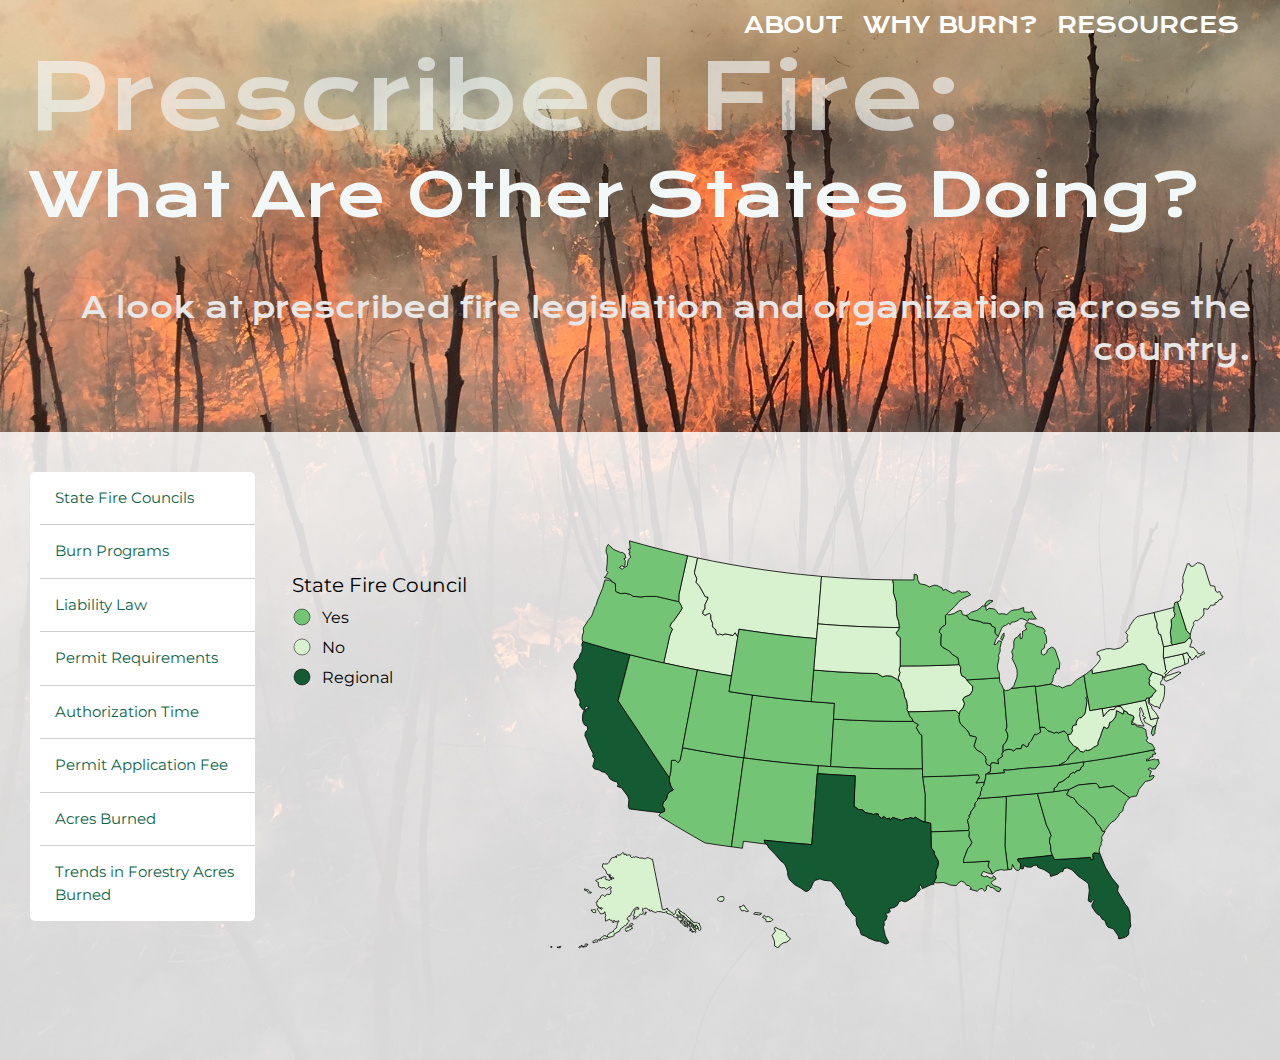
<file: index.html>
<!DOCTYPE html>
<html lang="en">

<head>
    <meta charset="utf-8">
    <meta name="viewport" content="width=device-width, initial-scale=1">
    <meta name="keywords" content="maps, cartography, prescribed fire, ecological restoration, liability, Wisconsin"/>
	<title>Prescribed Fire: What Are Other States Doing?</title>

    <!--put your Bootstrap stylesheet links below this comment and above style.css-->
    <link rel="stylesheet" href="css/bootstrap.min.css">
    <link rel="stylesheet" href="css/style.css">
    <link rel="preconnect" href="https://fonts.gstatic.com">
    <link href="https://fonts.googleapis.com/css2?family=Lato:wght@900&display=swap" rel="stylesheet" type="text/css">
    <link rel="preconnect" href="https://fonts.gstatic.com">
    <link href="https://fonts.googleapis.com/css2?family=Montserrat:wght@300&display=swap" rel="stylesheet" type="text/css">
    <link rel="preconnect" href="https://fonts.gstatic.com">
    <link href="https://fonts.googleapis.com/css2?family=Nunito:wght@200&display=swap" rel="stylesheet" type="text/css">
    <link rel="preconnect" href="https://fonts.gstatic.com">
    <link href="https://fonts.googleapis.com/css2?family=Krona+One&display=swap" rel="stylesheet" type="text/css">
    <link href="https://maxcdn.bootstrapcdn.com/font-awesome/4.4.0/css/font-awesome.min.css" rel="stylesheet">
</head>

<body>
    <nav class="navbar navbar-expand-lg navbar-default">
        <!-- Create the navbar -->  
        <div class="container-fluid">
            <div class="navbar">
                <!-- Creates the navbar header -->
                <button type="button" class="navbar-toggler" data-toggle="collapse" data-target="#navbar-header" aria-expanded="false" aria-controls="navbar-header">
                    <span class="sr-only">Toggle navigation</span>
                    <svg width="1em" height="1em" viewBox="0 0 16 16" class="bi bi-list" xmlns="http://www.w3.org/2000/svg">
                        <path fill-rule="evenodd" d="M2.5 11.5A.5.5 0 0 1 3 11h10a.5.5 0 0 1 0 1H3a.5.5 0 0 1-.5-.5zm0-4A.5.5 0 0 1 3 7h10a.5.5 0 0 1 0 1H3a.5.5 0 0 1-.5-.5zm0-4A.5.5 0 0 1 3 3h10a.5.5 0 0 1 0 1H3a.5.5 0 0 1-.5-.5z" /></svg>
                    <span class="menu"> Menu</span>
                </button> <!-- Hamburger button for smaller devices -->
                <a class="navbar-brand" href="index.html"> <!-- Your website brand name -->
                    <h2 class="brand"></h2>
                </a>
            </div>

            <div id="navbar-header" class="collapse navbar-collapse text-right">
                <!-- Links to include in navbar -->
                <ul class="nav navbar-nav ml-auto flex-nowrap"> <!-- right justify tabs-->
                    <!-- Unordered list for links on navbar -->
                    <li><a href="about.html">About</a></li>
                    <li><a href="whyburn.html">Why Burn?</a></li>
                    <li><a href="resources1.html">Resources</a></li>
                </ul>
            </div> <!-- end .navbar-collapse -->
        </div> <!-- end .container -->
    </nav> <!-- end navigation bar --> 
	
  <!-- Jumbotron -->
	<div class="jumbotron">
		<div class="container-fluid">
            <h2>Prescribed Fire:</h2>
            <h3>What Are Other States Doing?</h3>
            <br><br>
            <p>A look at prescribed fire legislation and organization across the country.</p>
    </div>
  </div>
    <!-- end jumbrtron-->

    <!-- main web page content: map and menu -->
	<div class="resume"> <!-- serves as white background, called resume in css -->

    <div class="container-fluid">
        <div class="row">
            <div class="col-md-3" style="width: 20.833333%; flex: 0 0 20.833%; max-width: 20.833%;">  <!-- ACCORDION MENU -->
              <ul class="accordion-menu">  <!-- ul = unordered list -->
                <li class = "attrli" id = "FireCounci">
                  <div class="dropdownlink">State Fire Councils
                    <i class="fire" aria-hidden="true"></i>
                  </div>
                </li>
                <li class = "attrli" id = "BurnProgra">
                  <div class="dropdownlink"> Burn Programs
                    <i class="fire" aria-hidden="true"></i>
                  </div>
                </li>
                <li class = "attrli" id = "LiabilityL">
                  <div class="dropdownlink">Liability Law
                    <i class="fire" aria-hidden="true"></i>
                  </div>
                </li>
                <li class = "attrli" id = "PermitRequ"> 
                  <div class="dropdownlink">Permit Requirements
                    <i class="fire" aria-hidden="true"></i>
                  </div>
                </li>
                <li class = "attrli" id = "Time4Permi">
                  <div class="dropdownlink"> Authorization Time
                    <i class="fire" aria-hidden="true"></i>
                  </div>
                </li>
                <li class = "attrli" id = "PermitFee">
                  <div class="dropdownlink"> Permit Application Fee
                    <i class="fire" aria-hidden="true"></i>
                  </div>
                </li>                
                <li>
                  <div class="dropdownlink"> Acres Burned
                    <i class="fire" aria-hidden="true"></i>
                  </div>
                  <ul class="submenuItems">
                    <li class = "attrli" id = "Acres_2017"><a href="#accordion-menu">Forestry acres burned in 2017</a></li>
                    <li class = "attrli" id = "Acres_2018"><a href="#accordion-menu">Forestry acres burned in 2018</a></li>
                    <li class = "attrli" id = "Acres_2019"><a href="#accordion-menu">Forestry acres burned in 2019</a></li>
                  </ul>
                </li> 
                <li>
                  <div class="dropdownlink">Trends in Forestry Acres Burned
                    <i class="fire" aria-hidden="true"></i>
                  </div>
                  <ul class="submenuItems">
                    <li class = "attrli" id = "Trend_2017"><a href="#accordion-menu">Trend in 2017 forestry acres burned</a></li>
                    <li class = "attrli" id = "Trend_2018"><a href="#accordion-menu">Trend in 2018 forestry acres burned</a></li>
                    <li class = "attrli" id = "Trend_2019"><a href="#accordion-menu">Trend in 2019 forestry acres burned</a></li>
                  </ul>
                </li> 
              </ul>
            </div>
            <div class="col-md-2" style="width: 20.833333%; flex: 0 0 20.833%; max-width: 20.833%;"> <!-- LEGEND-->
              <div class="legend"></div>   
            </div>
            <div class="col-md-7" > <!-- WEB MAP style="width: 62.499999%; flex: 0 0 62.499%; max-width: 62.499%;" -->
              <div class="map"></div> 
            </div>
        </div>
        <div class="row">
          <br><br>
        </div> 
        <div class="container">  <!-- EMPTY BUMPER -->
          <div class="row"></div>
        </div>
    </div>
  </div>
  <!-- end map and related content -->

  <!-- external script links -->
  <script type="text/javascript" src="lib/jquery-3.5.1.min.js"></script>
  <script type="text/javascript" src="lib/bootstrap.min.js"></script>
  <script type="text/javascript" src="lib/d3/d3.js"></script>
  <script type="text/javascript" src="lib/topojson.js"></script>

  <!-- Javascript file -->
  <script type="text/javascript" src="js/main.js"></script> 

</body>

</html>
</file>
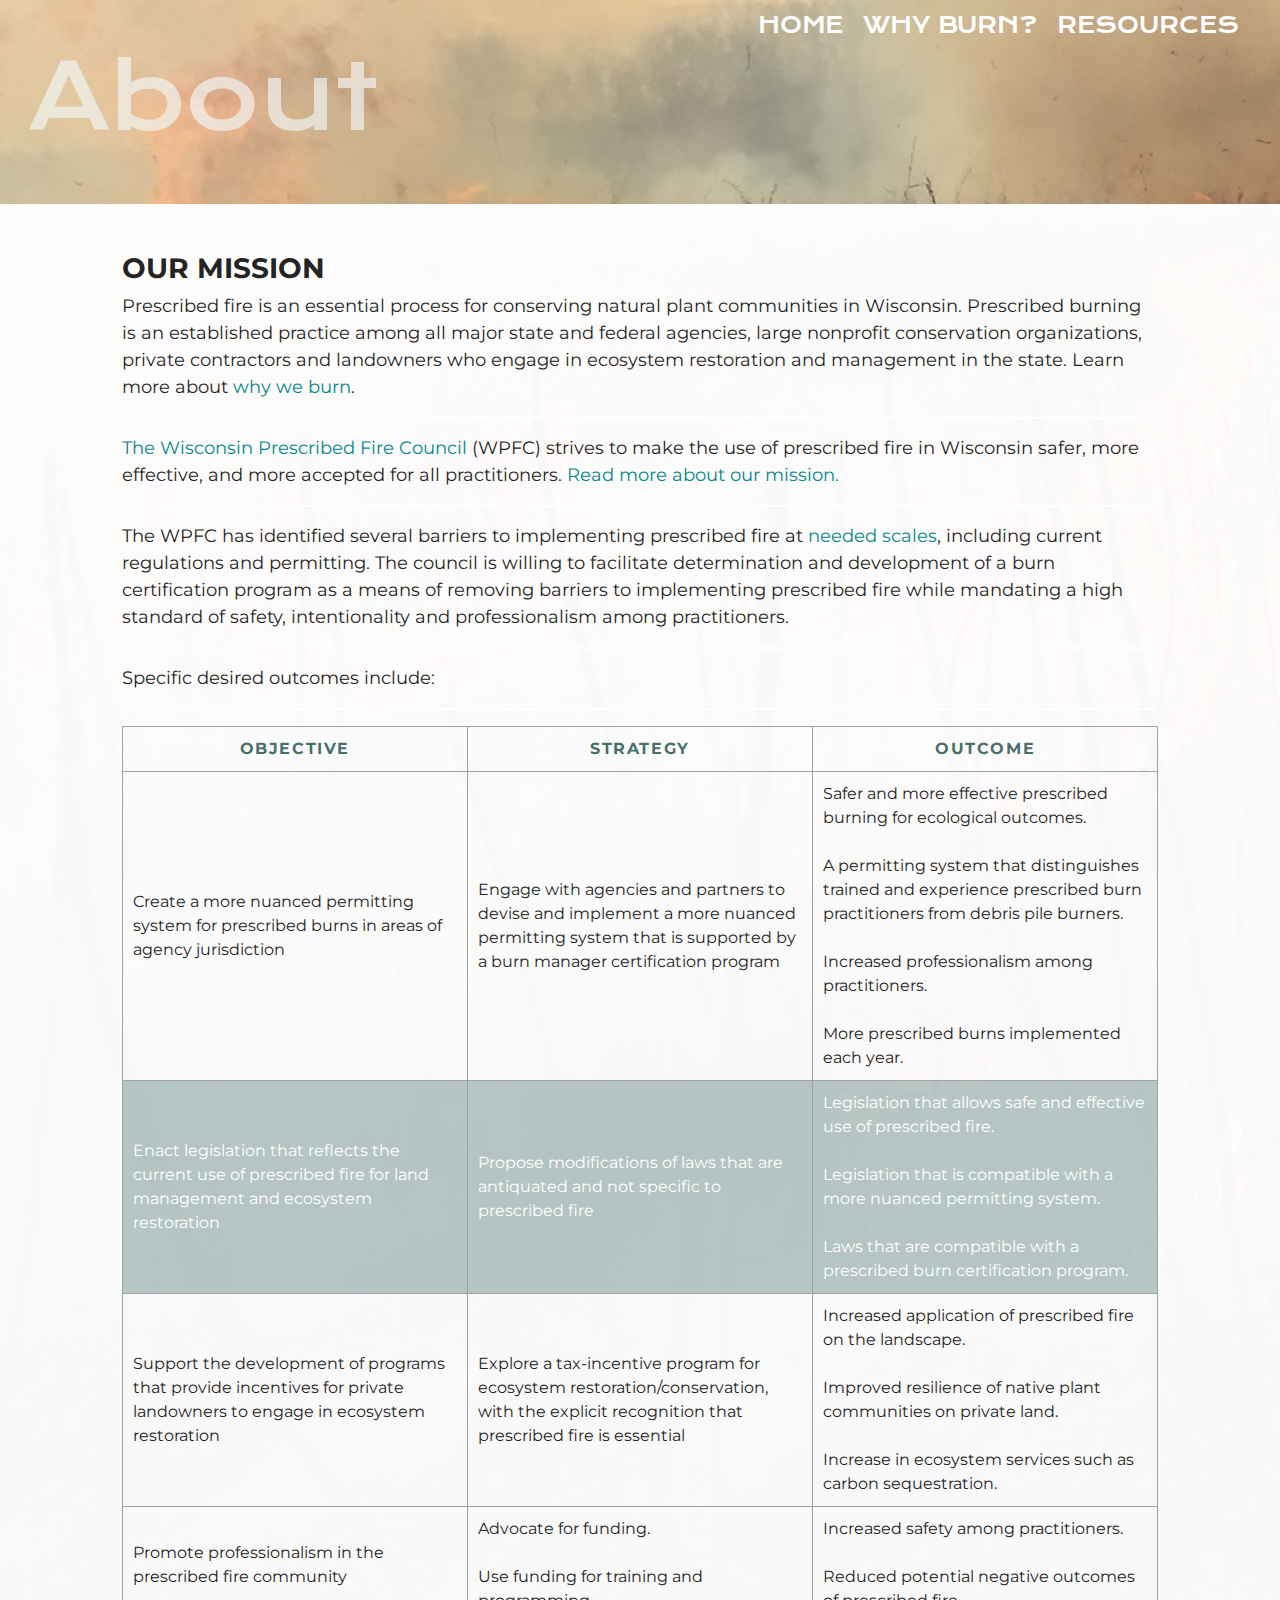
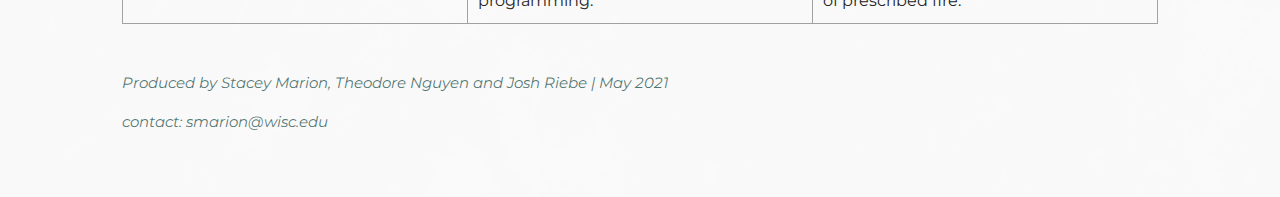
<file: about.html>
<!DOCTYPE html>
<html lang="en">

<head>
    <meta charset="utf-8">
    <meta name="viewport" content="width=device-width, initial-scale=1">
    <meta name="keywords" content="maps, cartography, prescribed fire, ecological restoration, nordic skiing, ultra running, trail running"/>
	<title>About: What Are Other States Doing?</title>

    <!--put your Bootstrap stylesheet links below this comment and above style.css-->
    <link rel="stylesheet" href="css/bootstrap.min.css">
    <link rel="stylesheet" href="css/style.css">
    <link rel="preconnect" href="https://fonts.gstatic.com">
    <link href="https://fonts.googleapis.com/css2?family=Lato:wght@900&display=swap" rel="stylesheet" type="text/css">
    <link rel="preconnect" href="https://fonts.gstatic.com">
    <link href="https://fonts.googleapis.com/css2?family=Montserrat:wght@300&display=swap" rel="stylesheet" type="text/css">
    <link rel="preconnect" href="https://fonts.gstatic.com">
    <link href="https://fonts.googleapis.com/css2?family=Nunito:wght@200&display=swap" rel="stylesheet" type="text/css">
    <link rel="preconnect" href="https://fonts.gstatic.com">
    <link href="https://fonts.googleapis.com/css2?family=Krona+One&display=swap" rel="stylesheet" type="text/css">
</head>

<body>
    <nav class="navbar navbar-expand-lg navbar-default">
        <!-- Create the navbar -->  
        <div class="container-fluid">
            <div class="navbar">
                <!-- Creates the navbar header -->
                <button type="button" class="navbar-toggler" data-toggle="collapse" data-target="#navbar-header" aria-expanded="false" aria-controls="navbar-header">
                    <span class="sr-only">Toggle navigation</span>
                    <svg width="1em" height="1em" viewBox="0 0 16 16" class="bi bi-list" xmlns="http://www.w3.org/2000/svg">
                        <path fill-rule="evenodd" d="M2.5 11.5A.5.5 0 0 1 3 11h10a.5.5 0 0 1 0 1H3a.5.5 0 0 1-.5-.5zm0-4A.5.5 0 0 1 3 7h10a.5.5 0 0 1 0 1H3a.5.5 0 0 1-.5-.5zm0-4A.5.5 0 0 1 3 3h10a.5.5 0 0 1 0 1H3a.5.5 0 0 1-.5-.5z" /></svg>
                    <span class="menu"> Menu</span>
                </button> <!-- Hamburger button for smaller devices -->
                <a class="navbar-brand" href="index.html"> <!-- Your website brand name -->
                    <h2 class="brand"></h2>
                </a>
            </div>

            <div id="navbar-header" class="collapse navbar-collapse text-right">
                <!-- Links to include in navbar -->
                <ul class="nav navbar-nav ml-auto flex-nowrap"> <!-- right justify tabs-->
                    <!-- Unordered list for links on navbar -->
                    <li><a href="index.html">Home</a></li>
                    <li><a href="whyburn.html">Why Burn?</a></li>
                    <li><a href="resources1.html">Resources</a></li>
                    <!--<li><a href="soon.html">Restoration</a></li>
                    <li><a href="soon.html">Endurance</a></li>
                    <li><a href="soon.html">Art</a></li>-->
                </ul>
            </div> <!-- end .navbar-collapse -->
        </div> <!-- end .container -->
    </nav> <!-- end navigation bar --> 

	<div class="jumbotron">
		<div class="container-fluid">
            <h2> About </h2>
        </div>
    </div>

    <div class="resume">

    
    <div class="container-fluid">
        
            <div class="row">
                <div class="col-md-1 resume">
                </div>
            
                <div class="col-md-10 resume"> <!-- <div class="col-md-10 col-md-offset-1 resume"> -->
                    <br>
                    <br>
                    <h3>OUR MISSION</h3>
                    <p>Prescribed fire is an essential process for conserving natural plant communities in Wisconsin. Prescribed burning is an established practice among all major state and federal agencies, large nonprofit conservation organizations, private contractors and landowners who engage in ecosystem restoration and management in the state. Learn more about <a href="https://prescribedfire.org/learn/why-we-burn/">why we burn</a>.</p>
                    <hr>
                    <p><a href="https://prescribedfire.org/">The Wisconsin Prescribed Fire Council</a> (WPFC) strives to make the use of prescribed fire in Wisconsin safer, more effective, and more accepted for all practitioners. <a href="https://prescribedfire.org/about-us/mission/">Read more about our mission.</a></p>
                    <hr>
                    <p>The WPFC has identified several barriers to implementing prescribed fire at <a href="http://www.tposfirescience.org/e-news/wisconsin-fire-needs-assessment.html">needed scales</a>, including current regulations and permitting. The council is willing to facilitate determination and development of a burn certification program as a means of removing barriers to implementing prescribed fire while mandating a high standard of safety, intentionality and professionalism among practitioners. </p>
                    <hr>
                    <p>Specific desired outcomes include:</p>
                    <hr>
                    <table>
                        <tr>
                            <td>OBJECTIVE</td>
                            <td>STRATEGY</td>
                            <td>OUTCOME</td>
                        </tr>
                        <tr>
                            <td>Create a more nuanced permitting system for prescribed burns in areas of agency jurisdiction</td>
                            <td>Engage with agencies and partners to devise and implement a more nuanced permitting system that is supported by a burn manager certification program</td>
                            <td>Safer and more effective prescribed burning for ecological outcomes. 
                                <br/><br/>
                                A permitting system that distinguishes trained and experience prescribed burn practitioners from debris pile burners. 
                                <br/><br/>
                                Increased professionalism among practitioners.
                                <br/><br/>
                                More prescribed burns implemented each year.
                                </td>
                        </tr>
                        <tr>
                            <td>Enact legislation that reflects the current use of prescribed fire for land management and ecosystem restoration</td>
                            <td>Propose modifications of laws that are antiquated and not specific to prescribed fire</td>
                            <td>Legislation that allows safe and effective use of prescribed fire.
                                <br/><br/>
                                Legislation that is compatible with a more nuanced permitting system.
                                <br/><br/>
                                Laws that are compatible with a prescribed burn certification program.
                                </td>
                        </tr>
                        <tr>
                            <td>Support the development of programs that provide incentives for private landowners to engage in ecosystem restoration</td>
                            <td>Explore a tax-incentive program for ecosystem restoration/conservation, with the explicit recognition that prescribed fire is essential</td>
                            <td>Increased application of prescribed fire on the landscape.
                                <br/><br/>
                                Improved resilience of native plant communities on private land. 
                                <br/><br/>
                                Increase in ecosystem services such as carbon sequestration.
                                </td>
                        </tr>
                        <tr>
                            <td>Promote professionalism in the prescribed fire community</td>
                            <td>Advocate for funding.
                                <br/><br/>
                                Use funding for training and programming.
                                </td>
                            <td>Increased safety among practitioners.
                                <br/><br/>
                                Reduced potential negative outcomes of prescribed fire.
                                </td>
                        </tr>

                    </table>
                    <br>
                    <br>

                    <p class="credits">Produced by Stacey Marion, Theodore Nguyen and Josh Riebe | May 2021</p> 
                    <p class="credits">contact: smarion@wisc.edu</p>
                    <br>
                    <br>
                </div>

                <div class="col-md-1 resume">
                </div>
            </div>
            <!--<div class="col-md-4">
                <div class="text-center">
                    <a href="resume.html">
                        <button class = "btn btn-dark btn-lg">Resume</button>
                        </a>
                </div>
                <div class="text-center">
                    <a href="contact.html">
                        <button class = "btn btn-dark btn-lg">Contact</button>
                        </a>
                </div>
            </div>-->
        </div>
    </div>    
    </div>
     

    <!--put your external script links here-->
    <script type="text/javascript" src="lib/jquery-3.5.1.min.js"></script>
    <script type="text/javascript" src="lib/bootstrap.min.js"></script>
</body>

</html>
</file>
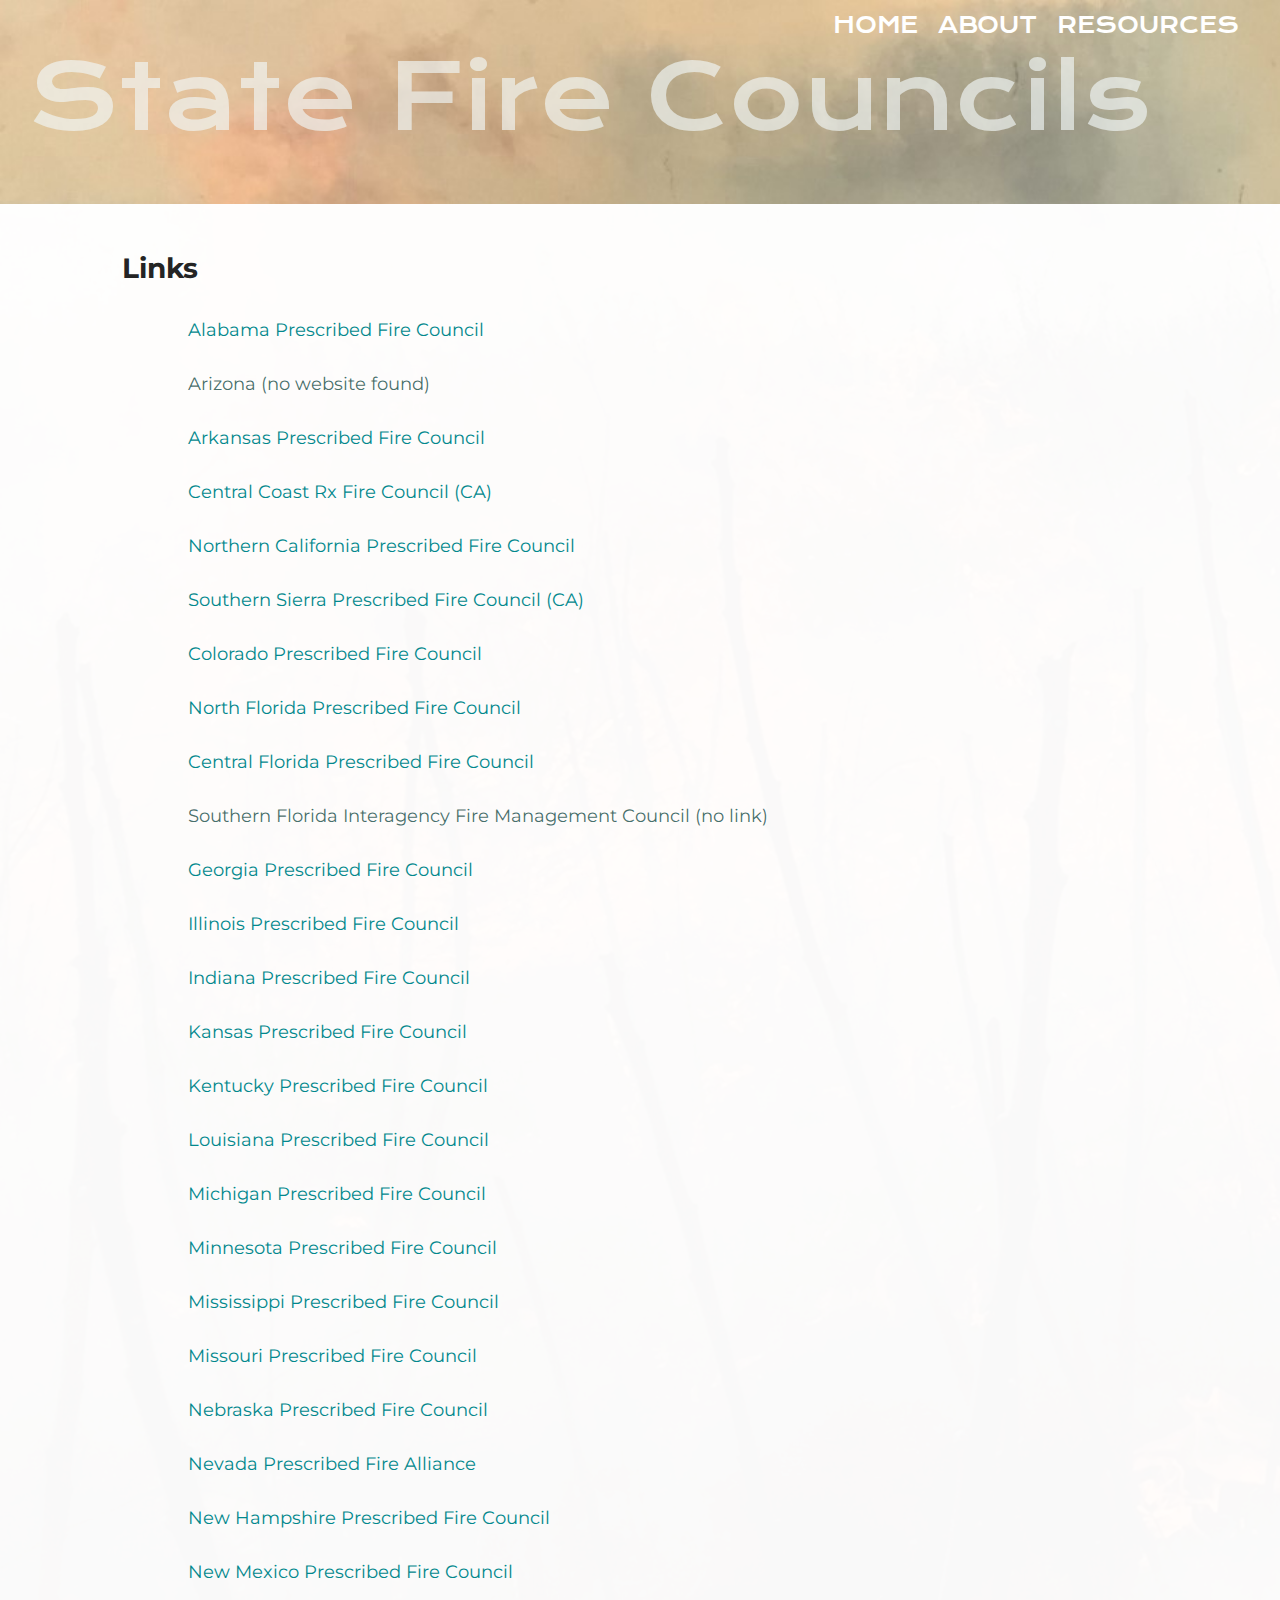
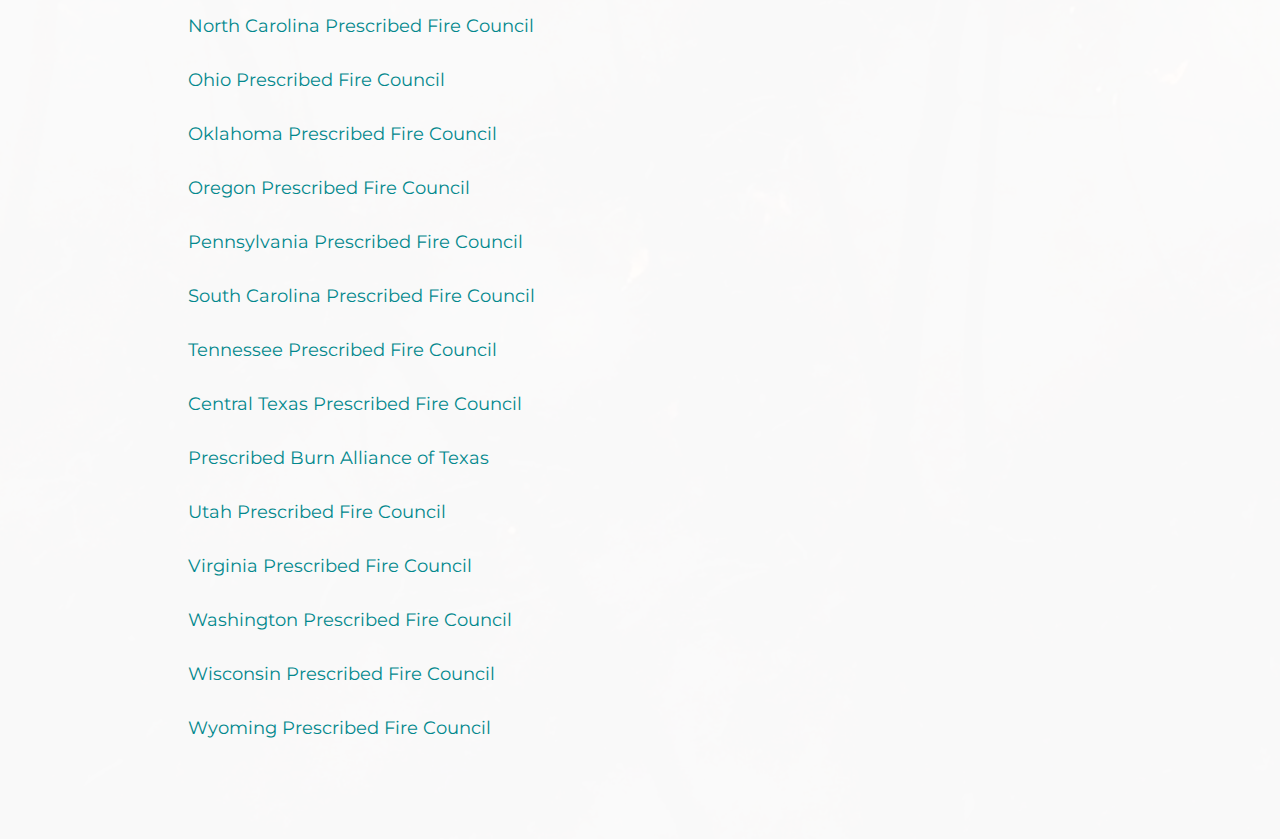
<file: firecolinks.html>
<!DOCTYPE html>
<html lang="en">

<head>
    <meta charset="utf-8">
    <meta name="viewport" content="width=device-width, initial-scale=1">
    <meta name="keywords" content="maps, cartography, prescribed fire, ecological restoration, nordic skiing, ultra running, trail running"/>
	<title>Links to State Fire Councils</title>
 
    <!--put your Bootstrap stylesheet links below this comment and above style.css-->
    <link rel="stylesheet" href="css/bootstrap.min.css">
    <link rel="stylesheet" href="css/style.css">
    <link rel="preconnect" href="https://fonts.gstatic.com">
    <link href="https://fonts.googleapis.com/css2?family=Lato:wght@900&display=swap" rel="stylesheet" type="text/css">
    <link rel="preconnect" href="https://fonts.gstatic.com">
    <link href="https://fonts.googleapis.com/css2?family=Montserrat:wght@300&display=swap" rel="stylesheet" type="text/css">
    <link rel="preconnect" href="https://fonts.gstatic.com">
    <link href="https://fonts.googleapis.com/css2?family=Nunito:wght@200&display=swap" rel="stylesheet" type="text/css">
    <link rel="preconnect" href="https://fonts.gstatic.com">
    <link href="https://fonts.googleapis.com/css2?family=Krona+One&display=swap" rel="stylesheet" type="text/css">
</head>

<body>
    <nav class="navbar navbar-expand-lg navbar-default">
        <!-- Create the navbar -->  
        <div class="container-fluid">
            <div class="navbar">
                <!-- Creates the navbar header -->
                <button type="button" class="navbar-toggler" data-toggle="collapse" data-target="#navbar-header" aria-expanded="false" aria-controls="navbar-header">
                    <span class="sr-only">Toggle navigation</span>
                    <svg width="1em" height="1em" viewBox="0 0 16 16" class="bi bi-list" xmlns="http://www.w3.org/2000/svg">
                        <path fill-rule="evenodd" d="M2.5 11.5A.5.5 0 0 1 3 11h10a.5.5 0 0 1 0 1H3a.5.5 0 0 1-.5-.5zm0-4A.5.5 0 0 1 3 7h10a.5.5 0 0 1 0 1H3a.5.5 0 0 1-.5-.5zm0-4A.5.5 0 0 1 3 3h10a.5.5 0 0 1 0 1H3a.5.5 0 0 1-.5-.5z" /></svg>
                    <span class="menu"> Menu</span>
                </button> <!-- Hamburger button for smaller devices -->
                <a class="navbar-brand" href="index.html"> <!-- Your website brand name -->
                    <h2 class="brand"></h2>
                </a>
            </div>

            <div id="navbar-header" class="collapse navbar-collapse text-right">
                <!-- Links to include in navbar -->
                <ul class="nav navbar-nav ml-auto flex-nowrap"> <!-- right justify tabs-->
                    <!-- Unordered list for links on navbar -->
                    <li><a href="index.html">Home</a></li>
                    <li><a href="about.html">About</a></li>
                    <li><a href="resources1.html">Resources</a></li>
                    <!--<li><a href="soon.html">Restoration</a></li>
                    <li><a href="soon.html">Endurance</a></li>
                    <li><a href="soon.html">Art</a></li>-->
                </ul>
            </div> <!-- end .navbar-collapse -->
        </div> <!-- end .container -->
    </nav> <!-- end navigation bar --> 

	<div class="jumbotron">
		<div class="container-fluid">
            <h2> State Fire Councils </h2>
        </div>
    </div>

    <div class="resume">

    
    <div class="container-fluid">
        
            <div class="row">
                <div class="col-md-1 resume">
                </div>
            
                <div class="col-md-10 resume"> <!-- <div class="col-md-10 col-md-offset-1 resume"> -->
                    <br>
                    <br>
                    <h3>Links</h3>
                    <br>
                    <p class="sources">
                        <a href="http://www.alpfc.org/">Alabama Prescribed Fire Council</a>
                        <br><br>
                        <a>Arizona (no website found)</a>
                        <br><br>
                        <a href="https://www.facebook.com/ArPrescribedFireCouncil/">Arkansas Prescribed Fire Council</a>
                        <br><br>
                        <a href="http://www.centralcoastrxfirecouncil.org/">Central Coast Rx Fire Council (CA)</a>
                        <br><br>
                        <a href="http://www.norcalrxfirecouncil.org/">Northern California Prescribed Fire Council</a>
                        <br><br>
                        <a href="https://sites.google.com/site/sosierrapfc/home">Southern Sierra Prescribed Fire Council (CA)</a>
                        <br><br>
                        <a href="http://www.coprescribedfire.org/">Colorado Prescribed Fire Council</a>
                        <br><br>
                        <a href="https://www.facebook.com/northfloridaPFC/">North Florida Prescribed Fire Council</a>
                        <br><br>
                        <a href="https://www.facebook.com/pg/CFPFCouncil/posts/">Central Florida Prescribed Fire Council</a> 
                        <br><br>
                        <a> Southern Florida Interagency Fire Management Council (no link)</a>
                        <br><br>
                        <a href="http://www.garxfire.com/">Georgia Prescribed Fire Council</a>
                        <br><br>
                        <a href="https://www.illinoisprescribedfirecouncil.org/">Illinois Prescribed Fire Council</a>
                        <br><br>
                        <a href="https://inpfc.org/">Indiana Prescribed Fire Council</a>
                        <br><br>
                        <a href="https://www.kglc.org/kansas-prescribed-fire-council.cfm">Kansas Prescribed Fire Council</a>
                        <br><br>
                        <a href="https://www.kyfire.org/">Kentucky Prescribed Fire Council</a>
                        <br><br>
                        <a href="https://www.facebook.com/louisianaprescribedfirecouncil/">Louisiana Prescribed Fire Council</a>
                        <br><br>
                        <a href="https://www.firecouncil.org/">Michigan Prescribed Fire Council</a>
                        <br><br>
                        <a href="https://www.facebook.com/minnesotarxfire/">Minnesota Prescribed Fire Council</a>
                        <br><br>
                        <a href="https://mspfc.wordpress.com/">Mississippi Prescribed Fire Council</a>
                        <br><br>
                        <a href="https://moprescribedfire.org/">Missouri Prescribed Fire Council</a>
                        <br><br>
                        <a href="https://www.nefirecouncil.org/">Nebraska Prescribed Fire Council</a>
                        <br><br>
                        <a href="https://www.facebook.com/pages/category/Community-Organization/Nevada-Prescribed-Fire-Alliance-1196878193757322/">Nevada Prescribed Fire Alliance</a>
                        <br><br>
                        <a href="https://extension.unh.edu/tags/prescribed-fire">New Hampshire Prescribed Fire Council</a>
                        <br><br>
                        <a href="https://nmrxfire.nmsu.edu/">New Mexico Prescribed Fire Council</a>
                        <br><br>
                        <a href="http://www.ncprescribedfirecouncil.org/">North Carolina Prescribed Fire Council</a>
                        <br><br>
                        <a href="https://www.ohioprescribedfire.org/">Ohio Prescribed Fire Council</a>
                        <br><br>
                        <a href="http://www.oklahomaprescribedfirecouncil.okstate.edu/index.html">Oklahoma Prescribed Fire Council</a>
                        <br><br>
                        <a href="https://www.oregonrxfire.org/">Oregon Prescribed Fire Council</a>
                        <br><br>
                        <a href="https://paprescribedfire.org/">Pennsylvania Prescribed Fire Council</a>
                        <br><br>
                        <a href="https://scpfc.weebly.com/">South Carolina Prescribed Fire Council</a>
                        <br><br>
                        <a href="https://www.tnpfc.org/">Tennessee Prescribed Fire Council</a>
                        <br><br>
                        <a href="https://www.centexrxfire.org/">Central Texas Prescribed Fire Council</a>
                        <br><br>
                        <a href="https://pbatexas.org/">Prescribed Burn Alliance of Texas</a>
                        <br><br>
                        <a href="https://forestry.usu.edu/utah-prescribed-fire-council/who-we-are">Utah Prescribed Fire Council</a>
                        <br><br>
                        <a href="https://www.vafirecouncil.com/">Virginia Prescribed Fire Council</a>
                        <br><br>
                        <a href="http://waprescribedfire.org/">Washington Prescribed Fire Council</a>
                        <br><br>
                        <a href="https://prescribedfire.org/">Wisconsin Prescribed Fire Council</a>
                        <br><br>
                        <a href="https://wyoextension.org/wyprescribedfire/">Wyoming Prescribed Fire Council</a>
                    <br>
                    <br>
                    <br>
                    <br>
                </div>

                <div class="col-md-1 resume">
                </div>
            </div>
            <!--<div class="col-md-4">
                <div class="text-center">
                    <a href="resume.html">
                        <button class = "btn btn-dark btn-lg">Resume</button>
                        </a>
                </div>
                <div class="text-center">
                    <a href="contact.html">
                        <button class = "btn btn-dark btn-lg">Contact</button>
                        </a>
                </div>
            </div>-->
        </div>
    </div>    
    </div>
     

    <!--put your external script links here-->
    <script type="text/javascript" src="lib/jquery-3.5.1.min.js"></script>
    <script type="text/javascript" src="lib/bootstrap.min.js"></script>
</body>

</html>
</file>
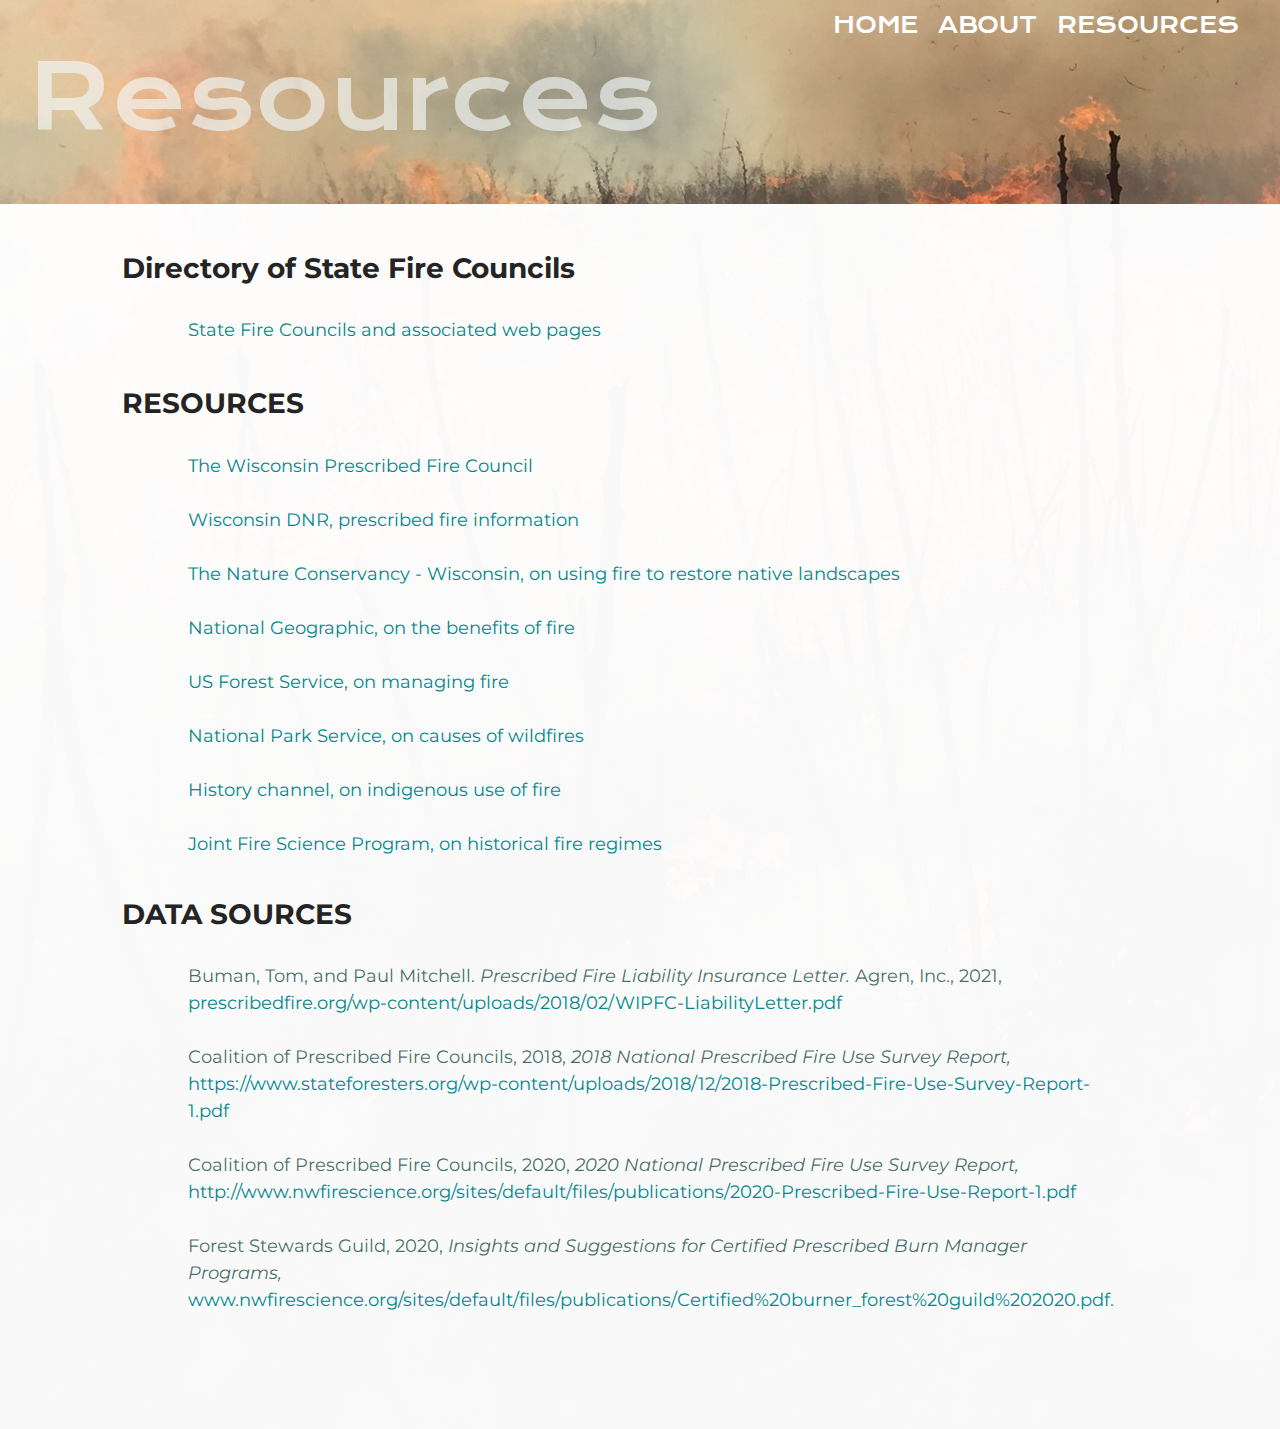
<file: resources1.html>
<!DOCTYPE html>
<html lang="en">

<head>
    <meta charset="utf-8">
    <meta name="viewport" content="width=device-width, initial-scale=1">
    <meta name="keywords" content="maps, cartography, prescribed fire, ecological restoration, nordic skiing, ultra running, trail running"/>
	<title>Resources: Prescribed Fire Legislation and Liability</title>
 
    <!--put your Bootstrap stylesheet links below this comment and above style.css-->
    <link rel="stylesheet" href="css/bootstrap.min.css">
    <link rel="stylesheet" href="css/style.css">
    <link rel="preconnect" href="https://fonts.gstatic.com">
    <link href="https://fonts.googleapis.com/css2?family=Lato:wght@900&display=swap" rel="stylesheet" type="text/css">
    <link rel="preconnect" href="https://fonts.gstatic.com">
    <link href="https://fonts.googleapis.com/css2?family=Montserrat:wght@300&display=swap" rel="stylesheet" type="text/css">
    <link rel="preconnect" href="https://fonts.gstatic.com">
    <link href="https://fonts.googleapis.com/css2?family=Nunito:wght@200&display=swap" rel="stylesheet" type="text/css">
    <link rel="preconnect" href="https://fonts.gstatic.com">
    <link href="https://fonts.googleapis.com/css2?family=Krona+One&display=swap" rel="stylesheet" type="text/css">
</head>

<body>
    <nav class="navbar navbar-expand-lg navbar-default">
        <!-- Create the navbar -->  
        <div class="container-fluid">
            <div class="navbar">
                <!-- Creates the navbar header -->
                <button type="button" class="navbar-toggler" data-toggle="collapse" data-target="#navbar-header" aria-expanded="false" aria-controls="navbar-header">
                    <span class="sr-only">Toggle navigation</span>
                    <svg width="1em" height="1em" viewBox="0 0 16 16" class="bi bi-list" xmlns="http://www.w3.org/2000/svg">
                        <path fill-rule="evenodd" d="M2.5 11.5A.5.5 0 0 1 3 11h10a.5.5 0 0 1 0 1H3a.5.5 0 0 1-.5-.5zm0-4A.5.5 0 0 1 3 7h10a.5.5 0 0 1 0 1H3a.5.5 0 0 1-.5-.5zm0-4A.5.5 0 0 1 3 3h10a.5.5 0 0 1 0 1H3a.5.5 0 0 1-.5-.5z" /></svg>
                    <span class="menu"> Menu</span>
                </button> <!-- Hamburger button for smaller devices -->
                <a class="navbar-brand" href="index.html"> <!-- Your website brand name -->
                    <h2 class="brand"></h2>
                </a>
            </div>

            <div id="navbar-header" class="collapse navbar-collapse text-right">
                <!-- Links to include in navbar -->
                <ul class="nav navbar-nav ml-auto flex-nowrap"> <!-- right justify tabs-->
                    <!-- Unordered list for links on navbar -->
                    <li><a href="index.html">Home</a></li>
                    <li><a href="about.html">About</a></li>
                    <li><a href="resources.html">Resources</a></li>
                    <!--<li><a href="soon.html">Restoration</a></li>
                    <li><a href="soon.html">Endurance</a></li>
                    <li><a href="soon.html">Art</a></li>-->
                </ul>
            </div> <!-- end .navbar-collapse -->
        </div> <!-- end .container -->
    </nav> <!-- end navigation bar --> 

	<div class="jumbotron">
		<div class="container-fluid">
            <h2> Resources </h2>
        </div>
    </div>

    <div class="resume">

    
    <div class="container-fluid">
        
            <div class="row">
                <div class="col-md-1 resume">
                </div>
            
                <div class="col-md-10 resume"> <!-- <div class="col-md-10 col-md-offset-1 resume"> -->
                    <br>
                    <br>
                    <h3>Directory of State Fire Councils</h3>
                    <br>
                    <p class="sources">
                        <a href="firecolinks.html">State Fire Councils and associated web pages</a>
                        <br><br>
                    <h3>RESOURCES</h3>
                    <br>
                    <p class="sources">
                        <a href="https://prescribedfire.org/">The Wisconsin Prescribed Fire Council</a>
                        <br><br>
                        <a href="https://dnr.wisconsin.gov/topic/forestfire/prescribedfire">Wisconsin DNR, prescribed fire information</a> 
                        <br><br>
                        <a href="https://www.nature.org/en-us/about-us/where-we-work/united-states/wisconsin/stories-in-wisconsin/restoring-fire-to-native-landscapes/">The Nature Conservancy - Wisconsin, on using fire to restore native landscapes</a>
                        <br><br>
                        <a href="https://www.nationalgeographic.org/article/ecological-benefits-fire/">National Geographic, on the benefits of fire </a>
                        <br><br>
                        <a href="https://www.fs.usda.gov/science-technology/fire">US Forest Service, on managing fire</a>
                        <br><br>
                        <a href="https://www.nps.gov/articles/wildfire-causes-and-evaluation.htm">National Park Service, on causes of wildfires </a>
                        <br><br>
                        <a href="https://www.history.com/news/native-american-wildfires">History channel, on indigenous use of fire  </a>
                        <br><br>
                        <a href="https://www.firescience.gov/projects/09-2-01-9/supdocs/09-2-01-9_Chapter_3_Fire_Regimes.pdf">Joint Fire Science Program, on historical fire regimes </a></p>
                    <br>
                    <h3>DATA SOURCES</h3>
                    <br>
                    <p class="sources">
                        <a> Buman, Tom, and Paul Mitchell. <i>Prescribed Fire Liability Insurance Letter.</i> Agren, Inc., 2021, </a><a href="prescribedfire.org/wp-content/uploads/2018/02/WIPFC-LiabilityLetter.pdf">prescribedfire.org/wp-content/uploads/2018/02/WIPFC-LiabilityLetter.pdf</a>
                        <br><br>
                        <a> Coalition of Prescribed Fire Councils, 2018, <i>2018 National Prescribed Fire Use Survey Report,</i>  </a><a href="https://www.stateforesters.org/wp-content/uploads/2018/12/2018-Prescribed-Fire-Use-Survey-Report-1.pdf ">https://www.stateforesters.org/wp-content/uploads/2018/12/2018-Prescribed-Fire-Use-Survey-Report-1.pdf </a>
                        <br><br>
                        <a> Coalition of Prescribed Fire Councils, 2020, <i>2020 National Prescribed Fire Use Survey Report,</i>  </a><a href="http://www.nwfirescience.org/sites/default/files/publications/2020-Prescribed-Fire-Use-Report-1.pdf	">http://www.nwfirescience.org/sites/default/files/publications/2020-Prescribed-Fire-Use-Report-1.pdf	</a>
                        <br><br>
                        <a> Forest Stewards Guild, 2020, <i>Insights and Suggestions for Certified Prescribed Burn Manager Programs, </i>  </a><a href="www.nwfirescience.org/sites/default/files/publications/Certified%20burner_forest%20guild%202020.pdf. 	">www.nwfirescience.org/sites/default/files/publications/Certified%20burner_forest%20guild%202020.pdf. 	</a>
                        <br><br>
                    </p>
                    <br>
                    <br>
                    <br>
                </div>

                <div class="col-md-1 resume">
                </div>
            </div>
            <!--<div class="col-md-4">
                <div class="text-center">
                    <a href="resume.html">
                        <button class = "btn btn-dark btn-lg">Resume</button>
                        </a>
                </div>
                <div class="text-center">
                    <a href="contact.html">
                        <button class = "btn btn-dark btn-lg">Contact</button>
                        </a>
                </div>
            </div>-->
        </div>
    </div>    
    </div>
     

    <!--put your external script links here-->
    <script type="text/javascript" src="lib/jquery-3.5.1.min.js"></script>
    <script type="text/javascript" src="lib/bootstrap.min.js"></script>
</body>

</html>
</file>
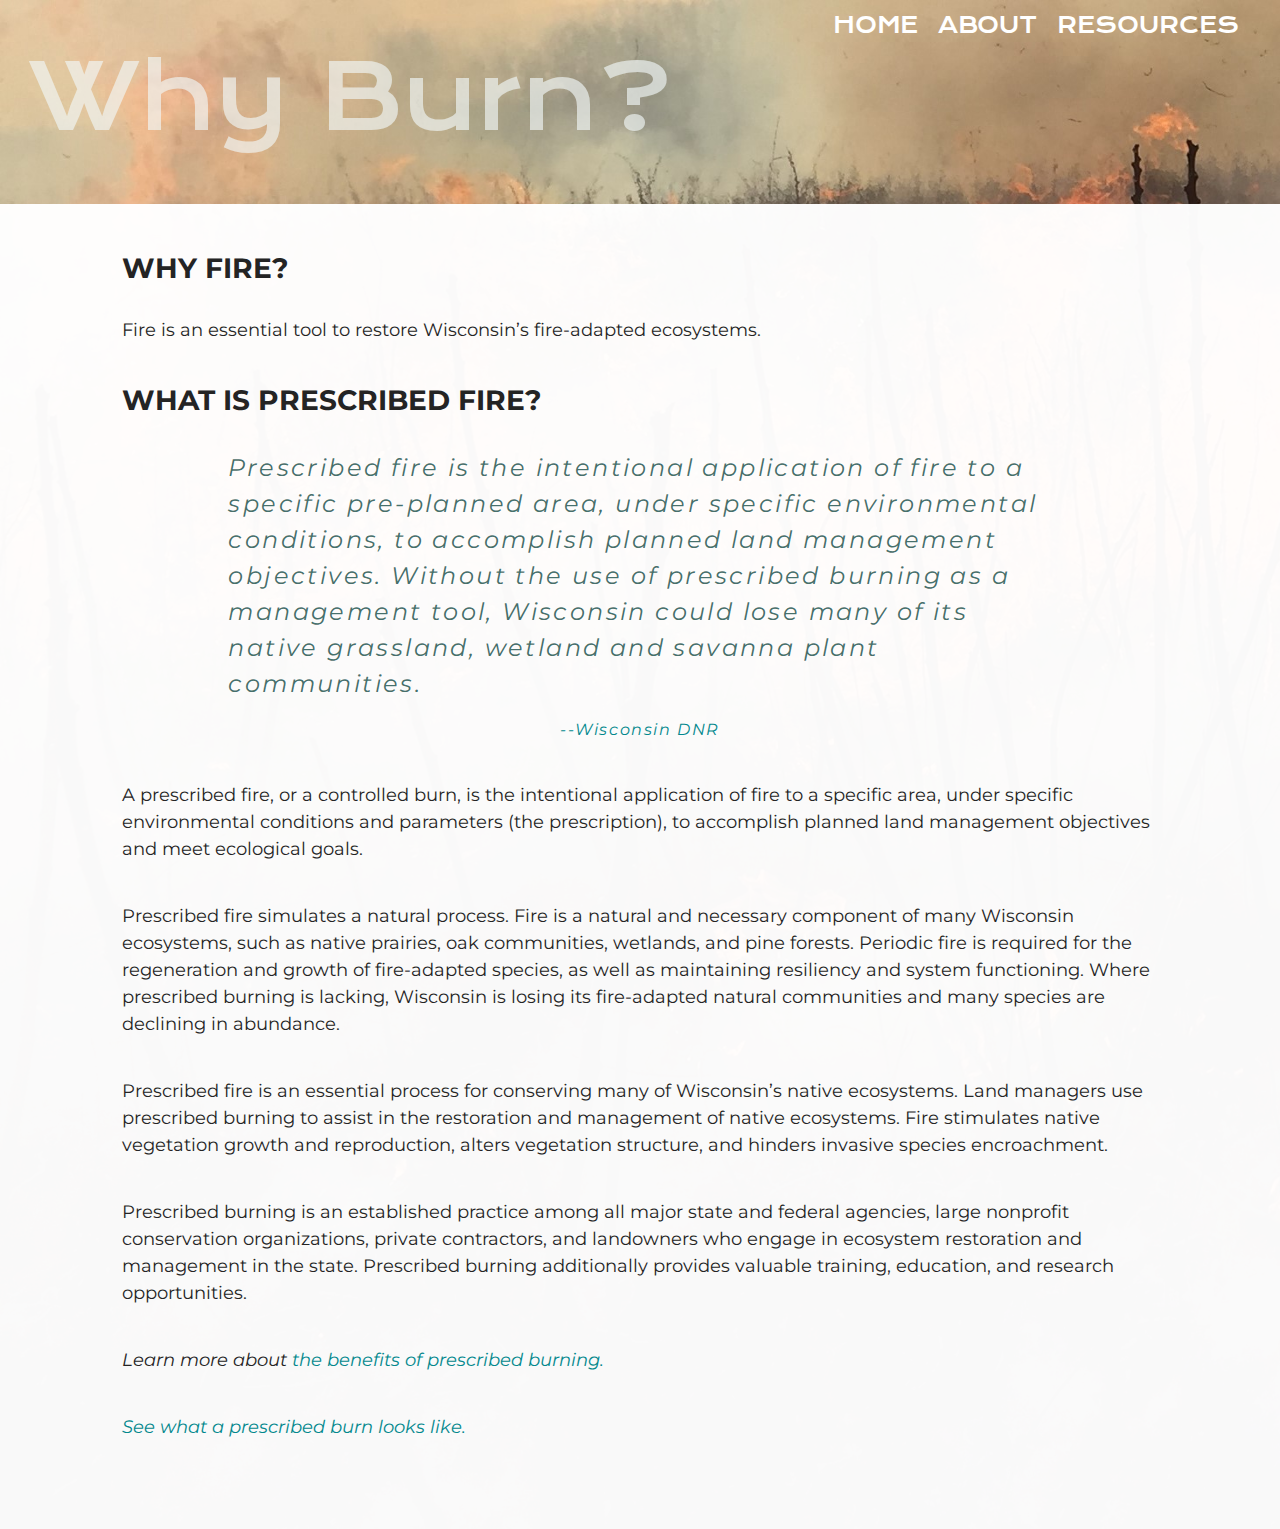
<file: whyburn.html>
<!DOCTYPE html>
<html lang="en">

<head>
    <meta charset="utf-8">
    <meta name="viewport" content="width=device-width, initial-scale=1">
    <meta name="keywords" content="maps, cartography, prescribed fire, ecological restoration, nordic skiing, ultra running, trail running"/>
	<title>Why Burn?</title>
 
    <!--put your Bootstrap stylesheet links below this comment and above style.css-->
    <link rel="stylesheet" href="css/bootstrap.min.css">
    <link rel="stylesheet" href="css/style.css">
    <link rel="preconnect" href="https://fonts.gstatic.com">
    <link href="https://fonts.googleapis.com/css2?family=Lato:wght@900&display=swap" rel="stylesheet" type="text/css">
    <link rel="preconnect" href="https://fonts.gstatic.com">
    <link href="https://fonts.googleapis.com/css2?family=Montserrat:wght@300&display=swap" rel="stylesheet" type="text/css">
    <link rel="preconnect" href="https://fonts.gstatic.com">
    <link href="https://fonts.googleapis.com/css2?family=Nunito:wght@200&display=swap" rel="stylesheet" type="text/css">
    <link rel="preconnect" href="https://fonts.gstatic.com">
    <link href="https://fonts.googleapis.com/css2?family=Krona+One&display=swap" rel="stylesheet" type="text/css">
</head>

<body>
    <nav class="navbar navbar-expand-lg navbar-default">
        <!-- Create the navbar -->  
        <div class="container-fluid">
            <div class="navbar">
                <!-- Creates the navbar header -->
                <button type="button" class="navbar-toggler" data-toggle="collapse" data-target="#navbar-header" aria-expanded="false" aria-controls="navbar-header">
                    <span class="sr-only">Toggle navigation</span>
                    <svg width="1em" height="1em" viewBox="0 0 16 16" class="bi bi-list" xmlns="http://www.w3.org/2000/svg">
                        <path fill-rule="evenodd" d="M2.5 11.5A.5.5 0 0 1 3 11h10a.5.5 0 0 1 0 1H3a.5.5 0 0 1-.5-.5zm0-4A.5.5 0 0 1 3 7h10a.5.5 0 0 1 0 1H3a.5.5 0 0 1-.5-.5zm0-4A.5.5 0 0 1 3 3h10a.5.5 0 0 1 0 1H3a.5.5 0 0 1-.5-.5z" /></svg>
                    <span class="menu"> Menu</span>
                </button> <!-- Hamburger button for smaller devices -->
                <a class="navbar-brand" href="index.html"> <!-- Your website brand name -->
                    <h2 class="brand"></h2>
                </a>
            </div>

            <div id="navbar-header" class="collapse navbar-collapse text-right">
                <!-- Links to include in navbar -->
                <ul class="nav navbar-nav ml-auto flex-nowrap"> <!-- right justify tabs-->
                    <!-- Unordered list for links on navbar -->
                    <li><a href="index.html">Home</a></li>
                    <li><a href="about.html">About</a></li>
                    <li><a href="resources.html">Resources</a></li>
                    <!--<li><a href="soon.html">Restoration</a></li>
                    <li><a href="soon.html">Endurance</a></li>
                    <li><a href="soon.html">Art</a></li>-->
                </ul>
            </div> <!-- end .navbar-collapse -->
        </div> <!-- end .container -->
    </nav> <!-- end navigation bar --> 

	<div class="jumbotron">
		<div class="container-fluid">
            <h2> Why Burn? </h2>
        </div>
    </div>

    <div class="resume">

    
    <div class="container-fluid">
        
            <div class="row">
                <div class="col-md-1 resume">
                </div>
            
                <div class="col-md-10 resume"> <!-- <div class="col-md-10 col-md-offset-1 resume"> -->
                    <br>
                    <br>
                    <h3>WHY FIRE?</h3>
                    <br>
                    <p>Fire is an essential tool to restore Wisconsin’s fire-adapted ecosystems.</p>
                    <br>
                    <h3>WHAT IS PRESCRIBED FIRE?</h3>
                    <br>
                    <p class="indented">Prescribed fire is the intentional application of fire to a specific pre-planned area, under specific environmental conditions, to accomplish planned land management objectives. Without the use of prescribed burning as a management tool, Wisconsin could lose many of its native grassland, wetland and savanna plant communities.</p>
                    <p class="indented small"><a href="https://dnr.wisconsin.gov/topic/forestfire/prescribedfire">--Wisconsin DNR</a></p>
                    <br>
                    <p>A prescribed fire, or a controlled burn, is the intentional application of fire to a specific area, under specific environmental conditions and parameters (the prescription), to accomplish planned land management objectives and meet ecological goals.</p>
                    <br>
                    <p>Prescribed fire simulates a natural process.  Fire is a natural and necessary component of many Wisconsin ecosystems, such as native prairies, oak communities, wetlands, and pine forests. Periodic fire is required for the regeneration and growth of fire-adapted species, as well as maintaining resiliency and system functioning. Where prescribed burning is lacking, Wisconsin is losing its fire-adapted natural communities and many species are declining in abundance.  </p>
                    <br>
                    <p>Prescribed fire is an essential process for conserving many of Wisconsin’s native ecosystems. Land managers use prescribed burning to assist in the restoration and management of native ecosystems. Fire stimulates native vegetation growth and reproduction, alters vegetation structure, and hinders invasive species encroachment.</p>
                    <br>
                    <p>Prescribed burning is an established practice among all major state and federal agencies, large nonprofit conservation organizations, private contractors, and landowners who engage in ecosystem restoration and management in the state. Prescribed burning additionally provides valuable training, education, and research opportunities.</p>
                    <br>
                    <p><i>Learn more about <a href="https://prescribedfire.org/learn/why-we-burn/#historyoffire">the benefits of prescribed burning.</a></i></p>
                    <br>
                    <p><i><a href="http://adaptiverestoration.com/whatdoesaburnlooklike">See what a prescribed burn looks like.</a></i></p>
                    <br>
                    <br>
                    <br>
                </div>

                <div class="col-md-1 resume">
                </div>
            </div>
            <!--<div class="col-md-4">
                <div class="text-center">
                    <a href="resume.html">
                        <button class = "btn btn-dark btn-lg">Resume</button>
                        </a>
                </div>
                <div class="text-center">
                    <a href="contact.html">
                        <button class = "btn btn-dark btn-lg">Contact</button>
                        </a>
                </div>
            </div>-->
        </div>
    </div>    
    </div>
     

    <!--put your external script links here-->
    <script type="text/javascript" src="lib/jquery-3.5.1.min.js"></script>
    <script type="text/javascript" src="lib/bootstrap.min.js"></script>
</body>

</html>
</file>
<file: css/style.css>
/***** NAVBAR *****/
/*///////////////*/
.col-md-3 {
    padding-top: 20px;
    padding-right: 0px;
    padding-left: 30px;
}
.col-md-2 {
    padding-top: 20px;
    padding-left: 10px;
    color: #0e6349;
}

.col-md-7 {
    padding-top: 20px;
}

.map{
    margin: 20px 0 0 0;
    padding-bottom: 20px;
}
.navbar {
    background-color: rgba(20,20,20,0);
    border-radius: 0;
}

/* Navbar title */
.navbar-default .navbar-brand {
    color: #f9fffd; 
    font-size: 40px;
    font-weight: bold;
    background-color: transparent;
    text-align: center;

}
.navbar-brand h2 {
    font-family: "Montserrat", sans-serif;
    font-style: bold;
    font-size: 50px;
    background-color: transparent;
    text-align: center;
    font-family: "Montserrat", sans-serif;
}

/* Navbar hover effects */
.navbar-default .navbar-brand:hover,
.navbar-default .navbar-brand:focus,
.navbar-default .navbar-nav > li > a:hover,
.navbar-default .navbar-nav > li > a:focus {
    color: #003a35;
    text-decoration: none;
}

/* Navbar links */
.navbar-default .navbar-nav > li > a {
    color: #fff;
    font-size: 22px;
    padding: 10px;
    text-transform: uppercase;
    font-family: "Krona One", sans-serif;
}

/* Navbar collapsed styles */
.navbar-toggler {
    color: #fff;
    border-color: #fff;
    background-color: #02383a;
    border-radius: 4px;
    border:0px solid;
    fill: #fff;
    font-size: 16px;
    position: relative;
    margin-right: 10px;
}

.navbar-toggler:hover,
.navbar-toggler:focus {
    background-color: #003a35;
    /** color: #24242400;
    fill: #242424;
    border-color: #fff;**/

}


/*** JUMBOTRON ***/
/*//////////////*/
.jumbotron {
    text-align: left;
    color: rgba(255, 255, 255);
    background: rgba(255,255,255,0);
    padding: 1%;
    border-radius: 0px;
}

.jumbotron h2 {
    font-family: "Krona One", sans-serif;
    font-size: 90px;
    color: rgba(241, 248, 247, 0.651);
    margin-top: -20px;
}

.jumbotron h3 {
    font-family: "Krona One", sans-serif;
    font-size: 60px;
    color: rgb(241, 248, 247);
}
.jumbotron p {
    font-family: "Krona One";
    text-align:right;
    font-size: 28px;
    color: rgb(231, 231, 231);
}


/*** BUTTONS ***/
/*////////////*/
.btn.btn-lg{
    font-family: "Krona One", sans-serif;
    font-size: 30px;
    text-align: center;
    margin-top: 20px;
    color: rgb(228, 238, 235); 
    background-color: rgba(20,20,20,.8);
    border-width: 0px;  
}

.btn.btn-block {
   background-color: rgba(20,20,20,.8);
   border-width: 0px; 
   font-family: "Krona One", sans-serif;
   font-size: 20px;
}


/*** MAP ***/
/*////////*/
.states {
    stroke: black;
    stroke-width: .8px;
}


/*** BASIC TEXT STYLES ***/
/*//////////////////////*/
#about-world {
    max-height: 200px;
}

.resume h3 {
    font-weight: bold;
}

h4 {
    font-size: 20px
}
hr {
    border-color: white;
    border-width: 2px;
}

p {
    font-size: 18px;
}
.sources {
    padding-left: 50pt;
    padding-right: 50pt;
    font-style:normal;
    font-size: normal;
    letter-spacing:normal;
    color:#003a35bd;
}
.credits{
    font-style:italic;
    font-size: 15px;
    letter-spacing:normal;
    color:#003a35b0;
}
.indented {
    padding-left: 80pt;
    padding-right: 80pt;
    font-style:italic;
    font-size: x-large;
    letter-spacing:0.1em;
    color:#003a35bd;
}
.small{
    padding-left: 80pt;
    padding-right: 80pt;
    font-style:italic;
    font-size: medium;
    letter-spacing:0.1em;
    color:#003a35bd;
    text-align:center;
}

a {
    color: #02888d;
}

a:hover {
    color: #77c003;
}

body {
    font-family: "Montserrat", sans-serif;
    color: #242424;
    background-image: url("../assets/IMG_3688crop.JPG");
    background-color: #cccccc;
    background-size:cover;
    background-repeat:repeat-y;
    }

.resume {
    font-family: "Montserrat", sans-serif;
    color: #242424;
    background-color: #ffffffd5;
    background-size: cover;
    }
    
.blank{
    padding: 2rem;
    background-color: rgba(255,255,255,0);
}

.blank.small{
    padding: 1rem;
    background-color: rgba(255,255,255,0);
}

.contact{
    color: rgba(255,255,255,1)
}
hr {
    background-color: transparent;
    color:transparent;
    stroke-opacity: 1.0;
}
table, th, td {
    font-size: medium;
    border: 1px solid rgb(161, 161, 161);
    padding: 10px;
    table-layout: fixed;
    width: 100%;
}
tr:nth-child(1) {
    text-align: center;
    font-weight: bold;
    font-size:medium;
    letter-spacing:0.1em;
    color:#003a35bd;

}
tr:nth-child(3) {
    background-color:#003a3546;
    color:#fff;

}


/*** ACCORDION MENU ***/
/*///////////////////*/
ul {
    list-style: none;
    float: left
}
  
a {
    text-decoration: none;
}
  
ul.h2 {
    text-align: center;
    /*margin: 15px auto;*/
    color: #FFFFFF;
}

.accordion-menu {
    float: left;
    width: 95%;
    max-width: 350px;
    margin: 20px auto 20px;
    background: #FFFFFF;
    border-radius: 5px;
    padding-left:10px;
}
.accordion-menu li.open .dropdownlink {
    color: #E15D44;
}

.accordion-menu li {
    color: #0e6349;
}
.accordion-menu li:last-child .dropdownlink {
    border-bottom: 1px;
}
.dropdownlink {
    cursor: pointer;
    display: block;
    padding: 15px 15px 15px 15px;
    font-size: 15px;
    font-weight:normal;
    border-bottom: 1px solid #ccc;
    color: #0e6349; /*7FCDCD */
    transition: all 0.5s ease-out;
}

.dropdownlink i {
        position: absolute;
        top: 17px;
        left: 16px;
}

.submenuItems {
    display: none;
    background: #b3cde000;
} 
.submenuItems li {
      border-bottom: 1px solid #B6B6B6;
} 

.submenuItems a {
    display: block;
    color: #fff;
    padding: 15px 15px 15px 15px;
    transition: all 0.5s ease-out;
    background-color:#082e2e;
    font-size: 14px;
}
.submenuItems a:hover {
    background-color: #74C476; /* #ccdc39a4  #1b8d74*/ 
}


/*** LABEL ***/
/*//////////*/
.infolabel .labelName {
    margin: 0 20px 0 0;
    padding: 0;
    display: table-header-group;
    line-height: 1em;
    text-align: center;
    font-size: 26px;
} 

.labelTitle {
    position: absolute;
    font-size: 30px;
    text-align: center;
    line-height: 125%;
    color: #082e2e;
    z-index: 2;
    width: 600px;
    padding: 10px;
    margin-top: -545px; /* -300px*/
    margin-left: 9%; /* 760 px */
}

.labelContent {
    font-size: 16px;
    line-height: 20px;
}


/*** CHART TITLE ***/
/*////////////////*/
.chartTitle {
    position: absolute;
    height: 90px;
    width: 1200px;
    color: #082e2e;
    background-color: rgb(255, 255, 255);
    border: solid thin #fff;
    margin: 10px auto;
    padding: 5px 10px;
}

.infolabel h1 {
    margin: 0 20px 0 0;
    padding: 0;
    display: inline-block;
    line-height: 1em;
    text-align: center;
}

.legend {
    margin: 20px 0; 
    padding: 0 0 0 0px;
    height: 100%;
}

.legendText {
    position: absolute;
    font-size: 15px;
    display:block;
    height: 0px;
    width: 95%;
    color: #082e2e;
    margin: 0;
    padding: 15px 15px 15px 15px;
}

.svg {
    position: absolute;
    border-radius: 5px;
    vertical-align: top;
    font-size: 15px;
    display:inline-block;
    width: 95%;
    color: #082e2e;
    margin-top: 0px;  /* remove margin-top for opaque legend to cover */
    padding: 15px 15px 15px 15px;
}


/**************** END OF STYLES FOR WEBSITE ****************/


/*** future styling for comparison cards ***/
/* .card {
    background-color: rgba(0, 54, 43, 0);
    border-color: #cccccc;
    border-width: 0px;
    width: 100%;
    font-size: small;
    margin-top: 10%;
    margin-bottom: 15%;
}

.card:hover {
    border-color: #003a35;
} */
</file>
